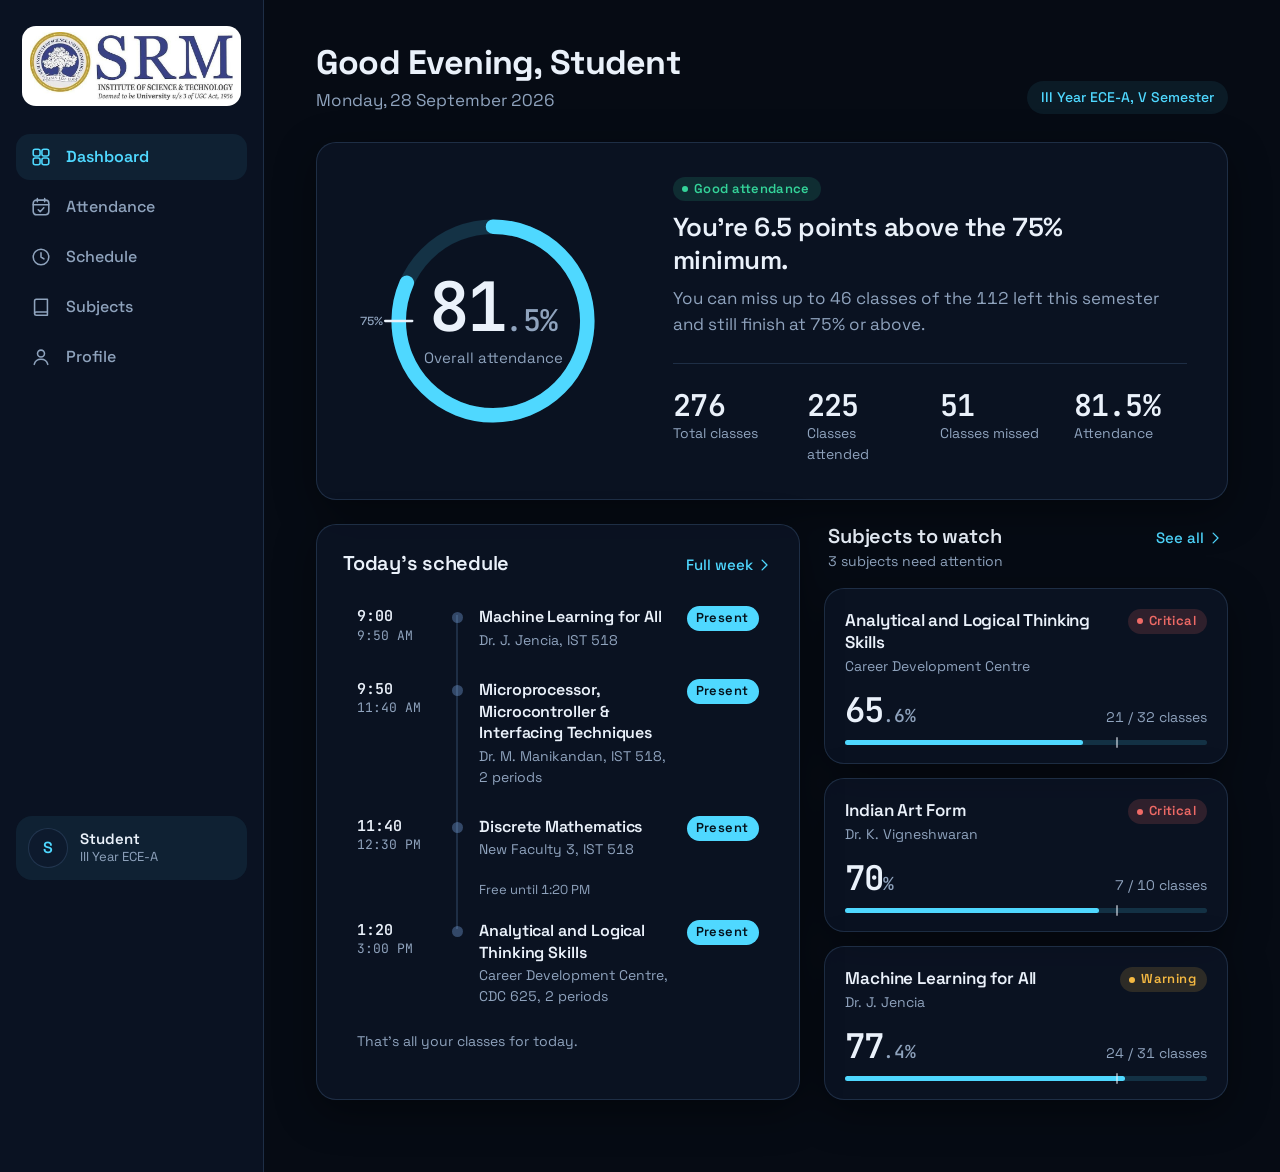
<file: campus-hub/campus-hub/attendance/index.html>
<!doctype html>
<html lang="en">
<head>
<meta charset="utf-8">
<meta name="viewport" content="width=device-width, initial-scale=1, viewport-fit=cover">
<meta name="color-scheme" content="dark"><script>document.documentElement.dataset.theme="dark";if(/embed/.test(location.search))document.documentElement.classList.add("embed")</script>
<meta name="theme-color" content="#F4F8FD">
<title>Attendance · SRM Institute of Science and Technology</title>
<link rel="preconnect" href="https://fonts.googleapis.com">
<link rel="preconnect" href="https://fonts.gstatic.com" crossorigin>
<link href="https://fonts.googleapis.com/css2?family=Space+Grotesk:wght@400;500;700&family=JetBrains+Mono:wght@400;600&display=swap" rel="stylesheet">
<link rel="stylesheet" href="style.css">
<link rel="stylesheet" href="theme.css">
</head>
<body>
<a class="skip" href="#view">Skip to content</a>

<svg width="0" height="0" style="position:absolute" aria-hidden="true" focusable="false">
  <defs>
    <symbol id="i-dash" viewBox="0 0 24 24"><rect x="3.5" y="3.5" width="7.5" height="7.5" rx="2.2"/><rect x="13" y="3.5" width="7.5" height="7.5" rx="2.2"/><rect x="3.5" y="13" width="7.5" height="7.5" rx="2.2"/><rect x="13" y="13" width="7.5" height="7.5" rx="2.2"/></symbol>
    <symbol id="i-att" viewBox="0 0 24 24"><rect x="3.5" y="4.5" width="17" height="16" rx="3.5"/><path d="M3.5 9.5h17M8 2.8v3.4M16 2.8v3.4"/><path d="m9 15 2.1 2.1 4-4.2"/></symbol>
    <symbol id="i-sched" viewBox="0 0 24 24"><circle cx="12" cy="12" r="8.5"/><path d="M12 7.3V12l3.2 2"/></symbol>
    <symbol id="i-book" viewBox="0 0 24 24"><path d="M5 5.4C5 4.4 5.8 3.5 6.9 3.5H19v14H6.9c-1 0-1.9.8-1.9 1.9z"/><path d="M5 19.4c0 1 .8 1.7 1.9 1.7H19v-3.6"/></symbol>
    <symbol id="i-user" viewBox="0 0 24 24"><circle cx="12" cy="8.3" r="3.8"/><path d="M4.6 20c.9-3.6 3.8-5.5 7.4-5.5s6.5 1.9 7.4 5.5"/></symbol>
    <symbol id="i-left" viewBox="0 0 24 24"><path d="m14.5 5.5-6.5 6.5 6.5 6.5"/></symbol>
    <symbol id="i-right" viewBox="0 0 24 24"><path d="m9.5 5.5 6.5 6.5-6.5 6.5"/></symbol>
    <symbol id="i-edit" viewBox="0 0 24 24"><path d="M4.5 19.5h3.8L19 8.8a2.3 2.3 0 0 0-3.3-3.3L5 16.2z"/><path d="m14 7.2 2.8 2.8"/></symbol>
    <symbol id="i-x" viewBox="0 0 24 24"><path d="m6.5 6.5 11 11M17.5 6.5l-11 11"/></symbol>
  </defs>
</svg>

<div class="app">
  <aside class="side"><div class="side-in">
    <a class="brand" href="#/dashboard" aria-label="SRM Institute of Science and Technology, go to dashboard">
      <span class="logo-chip"><img class="logo-full" data-logo="full" alt="SRM Institute of Science and Technology"><img class="logo-seal" data-logo="seal" alt=""></span>
    </a>
    <nav class="dock" aria-label="Main">
      <a href="#/dashboard" data-nav="dashboard"><svg class="i"><use href="#i-dash"/></svg><span>Dashboard</span></a>
      <a href="#/attendance" data-nav="attendance"><svg class="i"><use href="#i-att"/></svg><span>Attendance</span></a>
      <a href="#/schedule" data-nav="schedule"><svg class="i"><use href="#i-sched"/></svg><span>Schedule</span></a>
      <a href="#/subjects" data-nav="subjects"><svg class="i"><use href="#i-book"/></svg><span>Subjects</span></a>
      <a href="#/profile" data-nav="profile"><svg class="i"><use href="#i-user"/></svg><span>Profile</span></a>
    </nav>
    <a class="side-foot" href="#/profile" aria-label="Open profile">
      <span class="avatar" aria-hidden="true">S</span>
      <span class="who"><b>Student</b><span id="footSec"></span></span>
    </a>
  </div></aside>

  <div style="min-width:0">
    <header class="topbar">
      <a href="#/dashboard" aria-label="SRM Institute of Science and Technology, go to dashboard"><span class="logo-chip"><img data-logo="full" alt="SRM Institute of Science and Technology"></span></a>
    </header>
    <main id="main"><div class="view" id="view" tabindex="-1"></div></main>
  </div>
</div>

<button class="fab" id="fab" type="button" data-act="sheet" hidden><svg class="i"><use href="#i-edit"/></svg>Request correction</button>

<div class="scrim" id="scrim" hidden>
  <form class="sheet" id="sheet" role="dialog" aria-modal="true" aria-labelledby="sheetTitle">
    <div class="sheet-head">
      <div><h2 id="sheetTitle">Request a correction</h2><p class="muted small" id="sheetDate" style="margin-top:4px"></p></div>
      <button class="icon-btn" type="button" data-act="close" aria-label="Close"><svg class="i"><use href="#i-x"/></svg></button>
    </div>
    <label class="f">Class<select id="sheetClass" required></select></label>
    <label class="f">What should be changed?<textarea id="sheetWhy" required placeholder="For example: I was present, but marked absent."></textarea></label>
    <button class="btn block" type="submit">Send request</button>
  </form>
</div>
<div class="toast" id="toast" role="status" aria-live="polite"></div>

<script src="timetable.js"></script>
<script src="app.js"></script>
</body>
</html>
</file>
<file: campus-hub/campus-hub/attendance/style.css>
:root{
  --bg:#F4F8FD; --surface:#FFFFFF; --tint:#EDF4FC; --tint-2:#DFEBFA; --gray-soft:#EEF2F7;
  --line:#E2EAF4; --line-strong:#CBD7E7;
  --ink:#0C1A30; --ink-2:#5B6A80; --ink-3:#8B98AB;
  --blue:#1E70DE; --blue-strong:#1559B8; --blue-soft:#C4DBF8; --on-blue:#FFFFFF;
  --red:#B9332E; --red-soft:#FBE3E1;
  --green:#187A51; --green-soft:#E1F3EA;
  --amber:#93560A; --amber-soft:#FFEFD2;
  --switch-off:#CBD6E5;
  --shadow:0 1px 2px rgba(12,26,48,.04),0 10px 28px -14px rgba(30,112,222,.16);
  --shadow-hover:0 1px 2px rgba(12,26,48,.05),0 14px 32px -14px rgba(30,112,222,.26);
  --font:-apple-system,BlinkMacSystemFont,"SF Pro Display","SF Pro Text","Inter","Segoe UI",Roboto,"Helvetica Neue",Arial,sans-serif;
  box-sizing:border-box; padding-top:env(safe-area-inset-top,0px); padding-bottom:env(safe-area-inset-bottom,0px);
}
@media (prefers-color-scheme: dark){
  :root:not([data-theme="light"]){
    --bg:#08111F; --surface:#0F1B2E; --tint:#14233A; --tint-2:#1B3050; --gray-soft:#15233A;
    --line:#1E2E47; --line-strong:#2C4262;
    --ink:#EAF1FB; --ink-2:#9BABC2; --ink-3:#6E7F97;
    --blue:#4A98FF; --blue-strong:#82B8FF; --blue-soft:#23446F; --on-blue:#061B36;
    --red:#FF8F89; --red-soft:#3B2023;
    --green:#62D3A0; --green-soft:#153427;
    --amber:#F3B85E; --amber-soft:#3A2C12;
    --switch-off:#33475F;
    --shadow:0 1px 2px rgba(0,0,0,.3),0 10px 28px -14px rgba(0,0,0,.5);
    --shadow-hover:0 1px 2px rgba(0,0,0,.35),0 14px 32px -14px rgba(0,0,0,.6);
  }
}
:root[data-theme="dark"]{
  --bg:#08111F; --surface:#0F1B2E; --tint:#14233A; --tint-2:#1B3050; --gray-soft:#15233A;
  --line:#1E2E47; --line-strong:#2C4262;
  --ink:#EAF1FB; --ink-2:#9BABC2; --ink-3:#6E7F97;
  --blue:#4A98FF; --blue-strong:#82B8FF; --blue-soft:#23446F; --on-blue:#061B36;
  --red:#FF8F89; --red-soft:#3B2023;
  --green:#62D3A0; --green-soft:#153427;
  --amber:#F3B85E; --amber-soft:#3A2C12;
  --switch-off:#33475F;
  --shadow:0 1px 2px rgba(0,0,0,.3),0 10px 28px -14px rgba(0,0,0,.5);
  --shadow-hover:0 1px 2px rgba(0,0,0,.35),0 14px 32px -14px rgba(0,0,0,.6);
}
html{scroll-padding-top:env(safe-area-inset-top,0px);-webkit-text-size-adjust:100%}
*{box-sizing:border-box}
body{margin:0;background:var(--bg);color:var(--ink);font-family:var(--font);font-size:16px;line-height:1.5;-webkit-font-smoothing:antialiased;font-variant-numeric:tabular-nums}
h1,h2,h3,p{margin:0}
button,input,select,textarea{font:inherit;color:inherit}
button{cursor:pointer}
a{color:inherit;text-decoration:none}
svg.i{width:22px;height:22px;fill:none;stroke:currentColor;stroke-width:1.7;stroke-linecap:round;stroke-linejoin:round;flex:none}
:focus-visible{outline:3px solid color-mix(in srgb,var(--blue) 55%,transparent);outline-offset:2px;border-radius:10px}
.skip{position:absolute;left:-999px;top:8px;background:var(--surface);padding:10px 16px;border-radius:12px;z-index:200;border:1px solid var(--line)}
.skip:focus{left:12px}

/* ---------- layout shell ---------- */
.app{display:grid;grid-template-columns:264px minmax(0,1fr);min-height:100dvh}
.side{background:var(--surface);border-right:1px solid var(--line)}
.side-in{position:sticky;top:env(safe-area-inset-top,0px);height:calc(100dvh - env(safe-area-inset-top,0px) - env(safe-area-inset-bottom,0px));
  padding:26px 16px 20px;display:flex;flex-direction:column;gap:28px}
.brand{display:block;padding:0 6px}
.logo-chip{display:block;background:#fff;border-radius:14px;padding:6px 8px;line-height:0}
.logo-chip img{display:block;width:100%;height:auto}
.logo-seal{display:none!important}
.dock{display:flex;flex-direction:column;gap:4px}
.dock a{display:flex;align-items:center;gap:14px;padding:11px 14px;border-radius:14px;color:var(--ink-2);font-weight:500;font-size:16px;min-height:44px;transition:background .15s,color .15s}
.dock a:hover{background:var(--tint);color:var(--ink)}
.dock a[aria-current="page"]{background:var(--tint);color:var(--blue-strong);font-weight:600}
.side-foot{margin-top:auto;display:flex;align-items:center;gap:12px;padding:12px;border-radius:16px;background:var(--tint)}
.avatar{width:40px;height:40px;border-radius:50%;background:var(--surface);color:var(--blue-strong);display:grid;place-items:center;font-weight:600;flex:none;border:1px solid var(--line)}
.side-foot .who{min-width:0}
.side-foot b{display:block;font-size:15px;font-weight:600;line-height:1.25}
.side-foot .who span{display:block;font-size:13px;color:var(--ink-2);line-height:1.3}
.topbar{display:none}
main{padding:44px 52px 72px;min-width:0}
.view{max-width:1120px;margin:0 auto;animation:fade .22s ease both}
@keyframes fade{from{opacity:0;transform:translateY(4px)}to{opacity:1;transform:none}}

/* ---------- type ---------- */
.page-head{display:flex;justify-content:space-between;align-items:flex-end;gap:16px;flex-wrap:wrap;margin-bottom:28px}
h1{font-size:34px;line-height:1.12;font-weight:700;letter-spacing:-.024em}
h1:focus{outline:none}
.sub{color:var(--ink-2);font-size:17px;margin-top:6px}
h2{font-size:20px;font-weight:600;letter-spacing:-.012em;line-height:1.25}
.muted{color:var(--ink-2)}
.small{font-size:14px}
.tag{display:inline-block;background:var(--tint);color:var(--blue-strong);font-size:14px;font-weight:500;padding:6px 14px;border-radius:999px}

/* ---------- cards ---------- */
.stack{display:grid;gap:24px}
.card{background:var(--surface);border:1px solid var(--line);border-radius:22px;padding:26px;box-shadow:var(--shadow)}
.card-head{display:flex;justify-content:space-between;align-items:baseline;gap:12px;margin-bottom:16px}
.card-head a,.link{color:var(--blue-strong);font-weight:500;font-size:15px;display:inline-flex;align-items:center;gap:2px;border-radius:8px}
.card-head a:hover{text-decoration:underline;text-underline-offset:3px}
.cols{display:grid;gap:24px;grid-template-columns:minmax(0,1fr)}
@media(min-width:1100px){.cols.a{grid-template-columns:minmax(0,1.2fr) minmax(0,1fr)}.cols.b{grid-template-columns:minmax(0,1.15fr) minmax(0,1fr)}}

/* ---------- pills ---------- */
.pill{display:inline-flex;align-items:center;gap:6px;padding:4px 11px 4px 9px;border-radius:999px;font-size:13px;font-weight:600;line-height:1.3;white-space:nowrap}
.pill i{width:6px;height:6px;border-radius:50%;background:currentColor}
.pill.good{background:var(--green-soft);color:var(--green)}
.pill.warning{background:var(--amber-soft);color:var(--amber)}
.pill.critical{background:var(--red-soft);color:var(--red)}
.pill.s-present{background:var(--blue);color:var(--on-blue)}
.pill.s-late,.pill.s-partial{background:var(--blue-soft);color:var(--blue-strong)}
.pill.s-absent{background:var(--red-soft);color:var(--red)}
.pill.s-upcoming{color:var(--ink-2);box-shadow:inset 0 0 0 1px var(--line-strong)}
.pill.s-now{background:var(--tint-2);color:var(--blue-strong)}
.pill.s-now i{animation:pulse 1.8s ease-in-out infinite}
@keyframes pulse{50%{opacity:.35}}

/* ---------- hero ---------- */
.hero{display:grid;grid-template-columns:auto minmax(0,1fr);gap:20px 44px;align-items:center;padding:34px 40px;border-radius:28px}
.ring{position:relative;width:272px;height:272px;flex:none}
.ring svg{width:100%;height:100%;display:block;overflow:visible}
.ring .track{stroke:var(--tint-2)}
.ring .fg{stroke:var(--blue)}
.ring .fg.anim{animation:draw 1.2s cubic-bezier(.2,.75,.2,1) both}
@keyframes draw{from{stroke-dashoffset:var(--c)}}
.ring .tick{stroke:var(--ink)}
.ring .tlabel{fill:var(--ink-2);font-size:13px;font-weight:500;font-family:var(--font)}
.ring-c{position:absolute;inset:0;display:flex;flex-direction:column;align-items:center;justify-content:center;text-align:center}
.ring-c .n{font-size:68px;font-weight:600;letter-spacing:-.04em;line-height:1}
.ring-c .n small{font-size:30px;font-weight:500;letter-spacing:-.02em;color:var(--ink-2)}
.ring-c .l{font-size:15px;color:var(--ink-2);margin-top:6px}
.hero-r{display:flex;flex-direction:column;gap:26px;min-width:0}
.hero-copy{display:grid;gap:10px;justify-items:start}
.hero-copy h2{font-size:26px;line-height:1.25;letter-spacing:-.02em;font-weight:600;max-width:24ch}
.hero-copy p{color:var(--ink-2);font-size:17px;max-width:46ch}
.stats{display:grid;grid-template-columns:repeat(2,1fr);gap:18px 20px;padding-top:24px;border-top:1px solid var(--line);margin:0}
.stats div{min-width:0}
.stats dt{color:var(--ink-2);font-size:14px;order:2}
.stats dd{margin:0;font-size:30px;font-weight:600;letter-spacing:-.025em;line-height:1.15}
.stats div{display:flex;flex-direction:column}
@media(min-width:1100px){.stats{grid-template-columns:repeat(4,1fr)}}

/* ---------- progress bar ---------- */
.bar{position:relative;height:5px;background:var(--tint-2);border-radius:99px}
.bar i{position:absolute;left:0;top:0;bottom:0;background:var(--blue);border-radius:99px}
.bar b{position:absolute;top:-3px;bottom:-3px;width:2px;margin-left:-1px;background:var(--ink);opacity:.55;border-radius:2px}

/* ---------- subject cards ---------- */
.subj-grid{display:grid;gap:16px;grid-template-columns:repeat(auto-fill,minmax(290px,1fr))}
.subj-list{display:grid;gap:14px}
.subj{display:flex;flex-direction:column;background:var(--surface);border:1px solid var(--line);border-radius:20px;padding:20px 20px 18px;box-shadow:var(--shadow);transition:border-color .15s,box-shadow .2s,transform .2s,background .15s}
.subj:hover{border-color:var(--line-strong);box-shadow:var(--shadow-hover);transform:translateY(-1px)}
.subj:active{transform:none}
.subj-top{display:flex;justify-content:space-between;gap:12px;align-items:flex-start}
.subj-name{font-size:17px;font-weight:600;letter-spacing:-.01em;line-height:1.3;display:-webkit-box;-webkit-line-clamp:2;-webkit-box-orient:vertical;overflow:hidden}
.subj-fac{color:var(--ink-2);font-size:14px;margin-top:3px;white-space:nowrap;overflow:hidden;text-overflow:ellipsis}
.subj-mid{display:flex;justify-content:space-between;align-items:baseline;margin:auto 0 12px;padding-top:16px;gap:8px}
.subj-pct{font-size:34px;font-weight:600;letter-spacing:-.03em;line-height:1}
.subj-pct small{font-size:18px;font-weight:500;color:var(--ink-2);letter-spacing:0}
.subj-count{font-size:14px;color:var(--ink-2)}

/* ---------- timeline ---------- */
.tl{list-style:none;margin:0;padding:0}
.tl-item,.tl-gap{display:grid;grid-template-columns:78px 16px minmax(0,1fr) auto;column-gap:14px;align-items:start;padding:14px 14px;border-radius:16px;position:relative}
.tl-gap{padding:6px 14px;align-items:center}
.tl-gap span.g{grid-column:3/5;color:var(--ink-2);font-size:13px}
.tl-time{font-size:13px;color:var(--ink-2);line-height:1.35}
.tl-time b{display:block;color:var(--ink);font-size:15px;font-weight:600}
.rail{position:relative;align-self:stretch;display:block}
.rail::before{content:"";position:absolute;left:50%;top:-14px;bottom:-14px;width:1.5px;margin-left:-.75px;background:var(--line)}
.tl-item:first-child .rail::before{top:9px}
.tl-item:last-child .rail::before{bottom:calc(100% - 9px)}
.tl-gap .rail::before{top:-6px;bottom:-6px}
.tl > :first-child.tl-gap .rail::before{top:0}
.rail i{position:absolute;left:50%;top:6px;width:11px;height:11px;margin-left:-5.5px;border-radius:50%;background:var(--surface);box-shadow:inset 0 0 0 2px var(--line-strong)}
.tl-item.done .rail i{background:var(--line-strong);box-shadow:none}
.tl-item.now .rail i,.tl-item.next .rail i{background:var(--blue);box-shadow:0 0 0 4px color-mix(in srgb,var(--blue) 22%,transparent)}
.tl-item.next .rail i{background:var(--surface);box-shadow:inset 0 0 0 2.5px var(--blue)}
.tl-item.now{background:var(--tint);box-shadow:inset 0 0 0 1px color-mix(in srgb,var(--blue) 24%,transparent)}
.tl-item.next{background:color-mix(in srgb,var(--tint) 55%,transparent)}
.tl-main .t{font-weight:600;font-size:16px;line-height:1.35;letter-spacing:-.005em}
.tl-main .m{color:var(--ink-2);font-size:14px;margin-top:2px}
.tl-side{display:flex;flex-direction:column;align-items:flex-end;gap:6px}
.tl-side .when{font-size:13px;color:var(--blue-strong);font-weight:500}
.empty{padding:22px 6px 6px;display:grid;gap:6px}
.empty b{font-size:17px;font-weight:600}

/* ---------- segmented / controls ---------- */
.seg{display:inline-flex;background:var(--tint);border-radius:12px;padding:3px;gap:2px}
.seg button{border:0;background:none;padding:8px 14px;border-radius:9px;font-weight:600;font-size:14px;color:var(--ink-2);min-height:38px;transition:background .15s,color .15s}
.seg button:hover{color:var(--ink)}
.seg button[aria-pressed="true"]{background:var(--surface);color:var(--ink);box-shadow:0 1px 3px rgba(12,26,48,.14)}
.seg.wide{display:flex;width:100%}
.seg.wide button{flex:1;padding:8px 4px;display:flex;flex-direction:column;align-items:center;line-height:1.25;min-height:54px;justify-content:center}
.seg.wide button b{font-size:19px;font-weight:600;letter-spacing:-.02em}
.seg.wide button span{font-size:12.5px;font-weight:500}
.seg.wide button.today span::after{content:" •";color:var(--blue)}
.icon-btn{width:44px;height:44px;border-radius:50%;border:1px solid var(--line);background:var(--surface);display:grid;place-items:center;color:var(--ink);transition:background .15s}
.icon-btn:hover:not(:disabled){background:var(--tint)}
.icon-btn:disabled{opacity:.35;cursor:default}
.btn{border:0;background:var(--blue);color:var(--on-blue);border-radius:14px;padding:12px 22px;font-weight:600;font-size:16px;min-height:48px;transition:filter .15s,transform .1s}
.btn:hover{filter:brightness(1.06)}
.btn:active{transform:scale(.985)}
.btn.ghost{background:var(--tint);color:var(--blue-strong)}
.btn.block{width:100%}
.back{display:inline-flex;align-items:center;gap:2px;color:var(--blue-strong);font-weight:500;font-size:16px;margin:-6px 0 14px -6px;padding:6px 10px 6px 4px;border-radius:10px}
.back:hover{background:var(--tint)}
select,textarea{width:100%;background:var(--surface);border:1px solid var(--line-strong);border-radius:12px;padding:11px 14px;min-height:46px;font-size:16px;transition:border-color .15s,box-shadow .15s}
select:focus,textarea:focus{outline:none;border-color:var(--blue);box-shadow:0 0 0 4px color-mix(in srgb,var(--blue) 20%,transparent)}
textarea{resize:vertical;min-height:96px}
label.f{display:grid;gap:7px;font-size:14px;font-weight:500;color:var(--ink-2)}
.switch{width:51px;height:31px;border-radius:999px;background:var(--switch-off);border:0;padding:0;position:relative;flex:none;transition:background .22s}
.switch::after{content:"";position:absolute;top:2px;left:2px;width:27px;height:27px;border-radius:50%;background:#fff;box-shadow:0 1px 3px rgba(0,0,0,.28);transition:transform .22s cubic-bezier(.3,.8,.3,1)}
.switch[aria-checked="true"]{background:var(--blue)}
.switch[aria-checked="true"]::after{transform:translateX(20px)}

/* ---------- calendar ---------- */
.cal-head{display:flex;align-items:center;justify-content:space-between;margin-bottom:14px}
.cal-head h2{font-size:22px}
.cal-nav{display:flex;gap:8px}
.cal-dow,.cal{display:grid;grid-template-columns:repeat(7,1fr)}
.cal-dow span{text-align:center;font-size:13px;color:var(--ink-2);font-weight:500;padding-bottom:8px}
.cal{row-gap:6px}
.day{background:none;border:0;padding:2px 0;display:grid;place-items:center;min-height:48px}
.day .dn{width:min(46px,90%);aspect-ratio:1;border-radius:50%;display:grid;place-items:center;font-size:15px;font-weight:500;transition:transform .15s}
.day:hover .dn{transform:scale(1.06)}
.day.blank{pointer-events:none}
.d-present .dn{background:var(--blue);color:var(--on-blue)}
.d-partial .dn{background:var(--blue-soft);color:var(--blue-strong)}
.d-absent .dn{background:var(--red-soft);color:var(--red)}
.d-none .dn{background:var(--gray-soft);color:var(--ink-2)}
.d-future .dn{color:var(--ink)}
.d-out .dn{color:var(--ink-3)}
.day.is-today .dn{font-weight:700;box-shadow:0 0 0 2px var(--surface),0 0 0 3.5px var(--blue)}
.day.is-sel .dn{outline:2px solid var(--ink);outline-offset:2px}
.legend{display:flex;flex-wrap:wrap;gap:10px 22px;margin-top:20px;padding-top:18px;border-top:1px solid var(--line);font-size:14px;color:var(--ink-2)}
.legend span{display:inline-flex;align-items:center;gap:8px}
.legend i{width:14px;height:14px;border-radius:50%;display:inline-block}
.legend b{color:var(--ink);font-weight:600}
.sw-present{background:var(--blue)}.sw-partial{background:var(--blue-soft)}.sw-absent{background:var(--red-soft);box-shadow:inset 0 0 0 1px var(--red)}.sw-none{background:var(--gray-soft);box-shadow:inset 0 0 0 1px var(--line-strong)}
.day-title{font-size:22px;font-weight:600;letter-spacing:-.015em}
.rows{list-style:none;margin:14px 0 0;padding:0}
.rows li{display:grid;grid-template-columns:112px minmax(0,1fr) auto;gap:14px;align-items:start;padding:14px 0;border-top:1px solid var(--line)}
.rows li:first-child{border-top:0}
.rows .t{font-weight:600;line-height:1.35}
.rows .m{font-size:14px;color:var(--ink-2);margin-top:2px}

/* ---------- subject detail ---------- */
.big-pct{font-size:72px;font-weight:600;letter-spacing:-.045em;line-height:1}
.big-pct small{font-size:34px;font-weight:500;color:var(--ink-2);letter-spacing:-.02em}
.trio{display:grid;grid-template-columns:repeat(3,1fr);gap:12px;margin:22px 0 0;padding-top:20px;border-top:1px solid var(--line)}
.trio div{display:flex;flex-direction:column}
.trio dt{order:2;color:var(--ink-2);font-size:14px}
.trio dd{margin:0;font-size:28px;font-weight:600;letter-spacing:-.025em}
.need{background:var(--tint);border-color:color-mix(in srgb,var(--blue) 16%,var(--line));display:flex;flex-direction:column;gap:14px}
.need .n{font-size:72px;font-weight:600;letter-spacing:-.045em;line-height:1;color:var(--blue-strong)}
.need p{font-size:17px;max-width:42ch}
.facts{list-style:none;padding:16px 0 0;margin:auto 0 0;border-top:1px solid color-mix(in srgb,var(--blue) 14%,var(--line));display:grid;gap:8px;font-size:15px}
.facts li{display:flex;justify-content:space-between;gap:12px;color:var(--ink-2)}
.facts b{color:var(--ink);font-weight:600}
.trend svg{width:100%;height:auto;display:block;overflow:visible}
.trend text{font-family:var(--font)}
.heat{display:flex;flex-wrap:wrap;gap:4px;margin:4px 0 6px}
.heat i{width:13px;height:13px;border-radius:4px;background:var(--blue)}
.heat i.L{background:var(--blue-soft)}.heat i.A{background:var(--red-soft);box-shadow:inset 0 0 0 1.5px var(--red)}
.hist{list-style:none;margin:10px 0 0;padding:0}
.hist li{display:flex;justify-content:space-between;align-items:center;gap:12px;padding:12px 0;border-top:1px solid var(--line)}
.hist li:first-child{border-top:0}
.hist .d{font-weight:500}
.hist .t{font-size:14px;color:var(--ink-2)}

/* ---------- profile ---------- */
.narrow{max-width:720px}
.group-title{font-size:15px;font-weight:600;color:var(--ink-2);margin:28px 4px 10px}
.group{background:var(--surface);border:1px solid var(--line);border-radius:20px;box-shadow:var(--shadow);overflow:hidden}
.grow{display:flex;justify-content:space-between;align-items:center;gap:20px;padding:16px 20px;border-top:1px solid var(--line)}
.grow:first-child{border-top:0}
.grow .rt{font-weight:500;font-size:16px}
.grow .rd{font-size:14px;color:var(--ink-2);margin-top:2px}
.grow select{width:auto;max-width:260px}
.pcard{display:flex;align-items:center;gap:18px}
.pcard .avatar{width:68px;height:68px;font-size:26px;background:var(--tint)}


/* ---------- week list ---------- */
.wklist{list-style:none;margin:0;padding:0;display:grid;gap:4px}
.wk{width:100%;display:grid;grid-template-columns:minmax(0,1fr) auto;grid-template-areas:"d n" "b b";gap:8px 12px;align-items:center;text-align:left;background:none;border:0;padding:12px 14px;border-radius:14px;transition:background .15s}
.wk:hover{background:var(--tint)}
.wk.on{background:var(--tint);box-shadow:inset 0 0 0 1px color-mix(in srgb,var(--blue) 24%,transparent)}
.wkd{grid-area:d;font-weight:600;display:flex;flex-direction:column;line-height:1.3}
.wkd small{font-weight:400;font-size:13px}
.wkn{grid-area:n;font-size:14px;color:var(--ink-2)}
.wkb{grid-area:b;height:4px;border-radius:99px;background:var(--tint-2);position:relative;display:block}
.wkb i{position:absolute;left:0;top:0;bottom:0;border-radius:99px;background:var(--blue)}

/* ---------- FAB, sheet, toast ---------- */
.fab{position:fixed;right:32px;bottom:calc(32px + env(safe-area-inset-bottom,0px));z-index:60;display:inline-flex;align-items:center;gap:10px;border:0;background:var(--blue);color:var(--on-blue);
  border-radius:999px;padding:0 24px 0 20px;height:56px;font-weight:600;font-size:16px;box-shadow:0 12px 28px -8px color-mix(in srgb,var(--blue) 60%,transparent);transition:transform .15s,filter .15s}
.fab:hover{filter:brightness(1.07);transform:translateY(-1px)}
.fab[hidden]{display:none}
.scrim{position:fixed;inset:0;background:rgba(8,18,34,.36);-webkit-backdrop-filter:blur(5px);backdrop-filter:blur(5px);display:grid;place-items:end center;z-index:100;animation:fadein .2s ease}
.scrim[hidden]{display:none}
@keyframes fadein{from{opacity:0}}
.sheet{width:min(500px,100%);max-height:92dvh;overflow:auto;background:var(--surface);border-radius:28px 28px 0 0;padding:26px 26px calc(26px + env(safe-area-inset-bottom,0px));display:grid;gap:18px;animation:up .3s cubic-bezier(.2,.85,.25,1)}
@keyframes up{from{transform:translateY(40px);opacity:0}}
.sheet-head{display:flex;justify-content:space-between;gap:12px;align-items:flex-start}
.sheet-head h2{font-size:22px}
.toast{position:fixed;left:50%;bottom:calc(28px + env(safe-area-inset-bottom,0px));transform:translate(-50%,20px);background:var(--ink);color:var(--bg);padding:12px 20px;border-radius:999px;font-size:15px;font-weight:500;opacity:0;pointer-events:none;transition:opacity .25s,transform .25s;z-index:120;max-width:calc(100vw - 32px);text-align:center}
.toast.on{opacity:1;transform:translate(-50%,0)}

/* ---------- tablet: icon rail ---------- */
@media(max-width:1023px){
  .app{grid-template-columns:100px minmax(0,1fr)}
  .side-in{padding:20px 10px;align-items:center;gap:22px}
  .brand{padding:0;width:64px}
  .logo-full{display:none!important}.logo-seal{display:block!important}
  .logo-chip{padding:0;border-radius:50%}
  .dock{width:100%}
  .dock a{flex-direction:column;gap:5px;padding:10px 2px;font-size:12px;text-align:center;justify-content:center;border-radius:14px}
  .side-foot{display:none}
  main{padding:34px 32px 64px}
}
/* ---------- mobile: bottom bar ---------- */
@media(max-width:639px){
  .app{display:block}
  .side{border:0;background:none}
  .side-in{position:static;height:auto;padding:0;display:block}
  .brand{display:none}
  .dock{position:fixed;left:0;right:0;bottom:0;z-index:50;flex-direction:row;justify-content:space-around;gap:0;padding:6px 6px calc(6px + env(safe-area-inset-bottom,0px));
    background:color-mix(in srgb,var(--surface) 86%,transparent);-webkit-backdrop-filter:saturate(1.6) blur(18px);backdrop-filter:saturate(1.6) blur(18px);border-top:1px solid var(--line)}
  .dock a{flex:1;min-width:0;padding:6px 2px;border-radius:12px;font-size:11px;gap:3px;min-height:52px}
  .dock a:hover{background:none}
  .dock a[aria-current="page"]{background:none}
  .dock svg.i{width:24px;height:24px}
  .topbar{display:flex;align-items:center;justify-content:space-between;padding:12px 18px 4px}
  .topbar .logo-chip{width:158px;padding:4px 6px;border-radius:10px}
  main{padding:10px 16px calc(96px + env(safe-area-inset-bottom,0px))}
  h1{font-size:29px}.sub{font-size:16px}
  .page-head{margin-bottom:20px}
  .card{padding:20px;border-radius:20px}
  .hero{grid-template-columns:1fr;justify-items:center;padding:22px 18px 20px;gap:14px;border-radius:24px}
  .ring{width:212px;height:212px}
  .ring-c .n{font-size:52px}.ring-c .n small{font-size:24px}.ring-c .l{font-size:14px}
  .hero-r{gap:18px}.stats{padding-top:18px}
  .hero-r{width:100%;text-align:center}
  .hero-copy{justify-items:center}
  .hero-copy{gap:8px}.hero-copy h2{font-size:20px}.hero-copy p{font-size:15px}
  .stats{text-align:left}
  .stats dd{font-size:26px}
  .tl-item,.tl-gap{grid-template-columns:62px 14px minmax(0,1fr);padding:14px 8px}
  .tl-item .rail{grid-row:1/span 2}
  .tl-time{grid-row:1/span 2}
  .tl-side{grid-column:3;flex-direction:row;align-items:center;margin-top:8px}
  .tl-gap span.g{grid-column:3}
  .rows li{grid-template-columns:minmax(0,1fr) auto}
  .rows li .tm{grid-column:1/-1;font-size:13px;color:var(--ink-2);margin-bottom:-8px}
  .big-pct,.need .n{font-size:60px}
  .grow{padding:14px 16px;flex-wrap:wrap}
  .grow select{max-width:100%}
  .fab{right:16px;bottom:calc(84px + env(safe-area-inset-bottom,0px));height:52px}
  .toast{bottom:calc(92px + env(safe-area-inset-bottom,0px))}
}
@media(min-width:640px){.sheet{border-radius:28px}.scrim{place-items:center}}
@media (prefers-reduced-motion: reduce){
  *,*::before,*::after{animation:none!important;transition:none!important}
}
</file>
<file: campus-hub/campus-hub/attendance/theme.css>
:root[data-theme="dark"]{--bg:#060b14;--surface:rgba(14,24,42,.62);--tint:rgba(79,216,255,.08);--tint-2:rgba(79,216,255,.16);--gray-soft:rgba(255,255,255,.05);--line:rgba(140,190,255,.16);--line-strong:rgba(140,190,255,.32);--ink:#EAF1FA;--ink-2:#8FA3BD;--ink-3:#6B7F99;--blue:#4FD8FF;--blue-strong:#4FD8FF;--blue-soft:rgba(79,216,255,.3);--on-blue:#04121c;--red:#ef6a66;--red-soft:rgba(239,106,102,.16);--green:#34d399;--green-soft:rgba(52,211,153,.14);--amber:#f5b942;--amber-soft:rgba(245,185,66,.15);--switch-off:#33475F;--shadow:0 12px 40px rgba(0,0,0,.4);--shadow-hover:0 12px 40px rgba(0,0,0,.5),0 0 0 1px rgba(79,216,255,.4);--font:'Space Grotesk',Inter,system-ui,sans-serif}
.card{backdrop-filter:blur(18px);-webkit-backdrop-filter:blur(18px);border-radius:20px}
.ring .n,.subj-pct,.big-pct,.stats dd,.tl-time,.need .n{font-family:'JetBrains Mono',ui-monospace,Menlo,monospace}
.btn,.seg button,.pill{letter-spacing:.03em}
.toast{background:rgba(14,24,42,.95);color:var(--ink);border:1px solid var(--blue)}
.scrim{background:rgba(2,6,12,.6)}
html.embed .side,html.embed .topbar,html.embed .skip{display:none}
html.embed .app{display:block}
html.embed .view{padding-top:8px}
</file>
